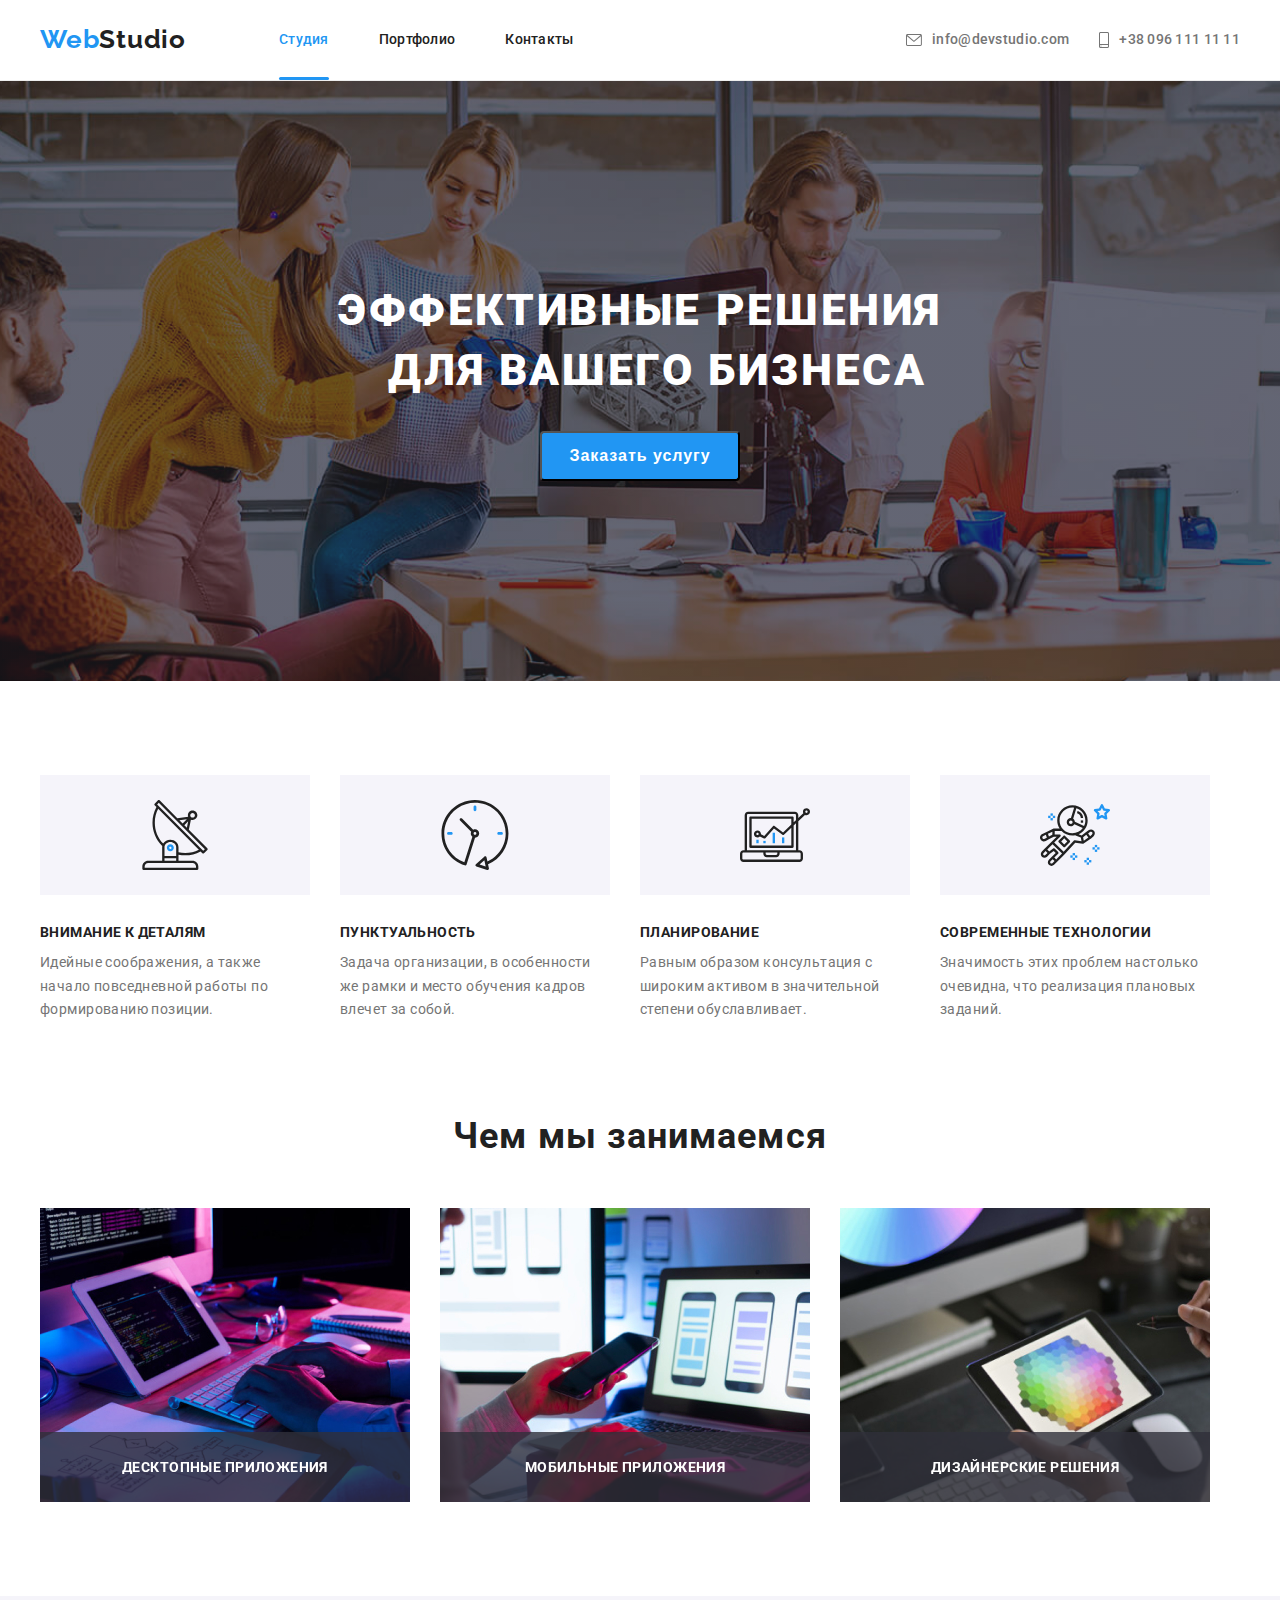
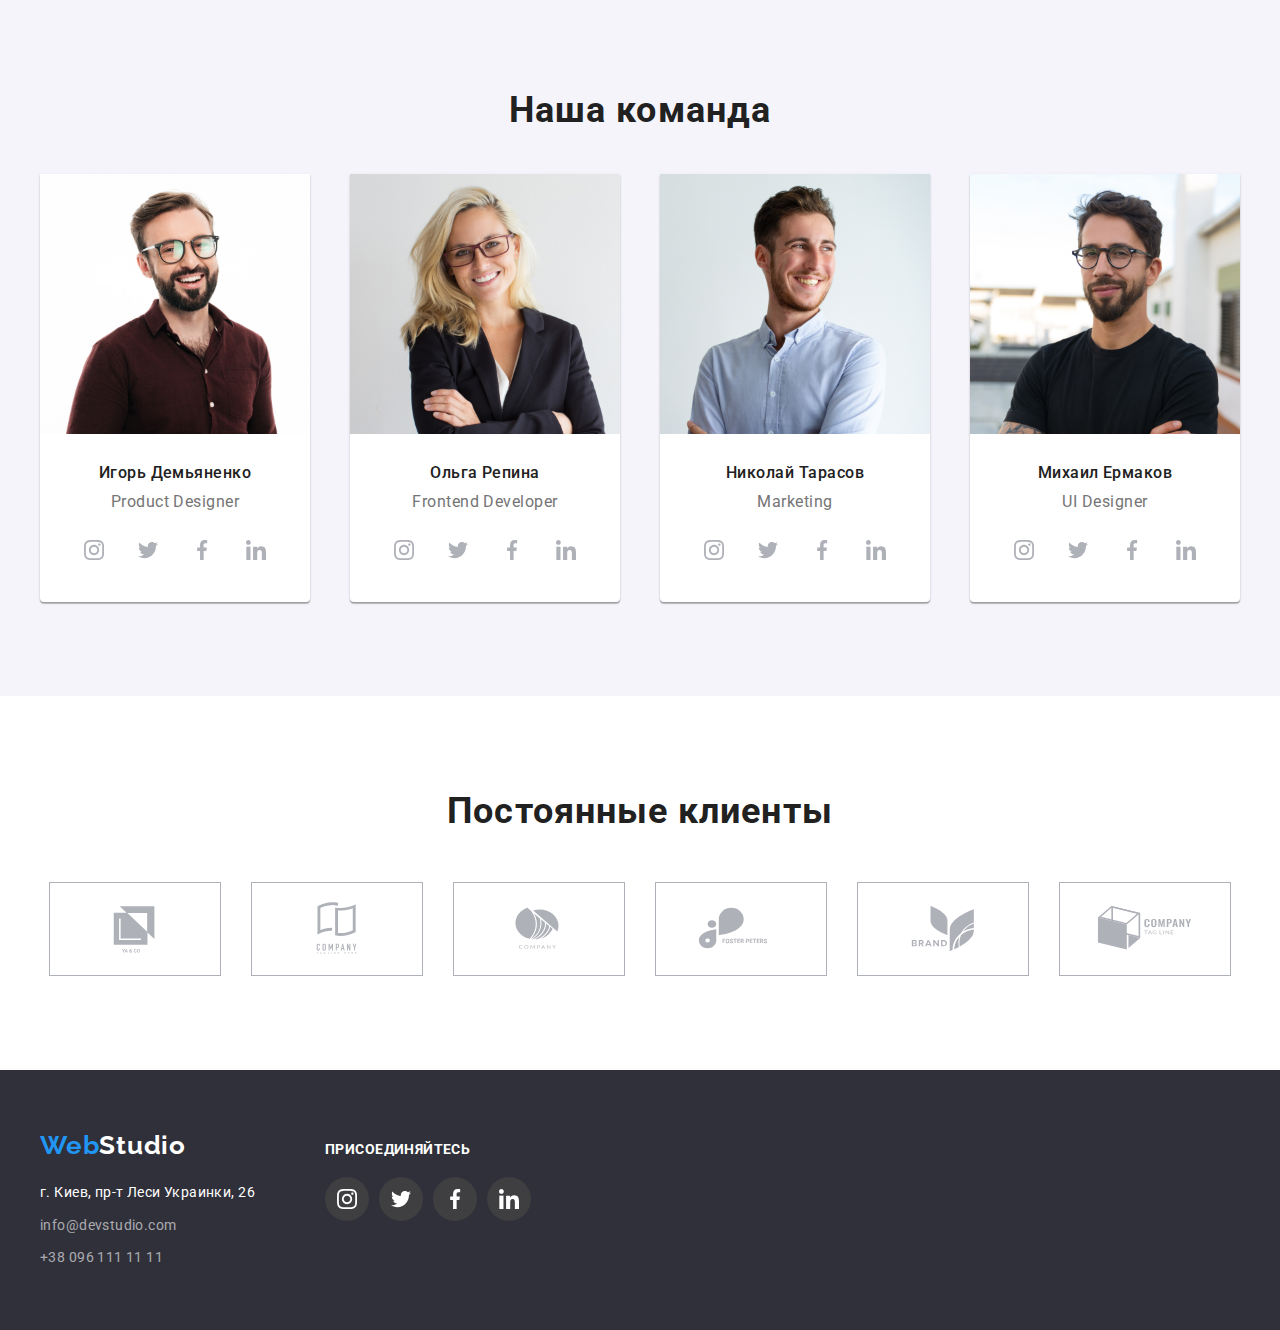
<file: index.html>
<!DOCTYPE html>
<html lang="ru">

<head>
    <meta charset="UTF-8">
    <meta http-equiv="X-UA-Compatible" content="IE=edge">
    <meta name="viewport" content="width=device-width, initial-scale=1.0">
    <link rel="preconnect" href="https://fonts.googleapis.com">
    <link rel="preconnect" href="https://fonts.gstatic.com" crossorigin>
    <link
        href="https://fonts.googleapis.com/css2?family=Raleway:wght@700&family=Roboto:wght@400;500;700;900&display=swap"
        rel="stylesheet">
    <title>WebStudio</title>
    
    <link rel="stylesheet" href="https://cdnjs.cloudflare.com/ajax/libs/modern-normalize/1.1.0/modern-normalize.min.css"
        integrity="sha512-wpPYUAdjBVSE4KJnH1VR1HeZfpl1ub8YT/NKx4PuQ5NmX2tKuGu6U/JRp5y+Y8XG2tV+wKQpNHVUX03MfMFn9Q=="
        crossorigin="anonymous" referrerpolicy="no-referrer" />
    <link rel="stylesheet" href="./css/style.css">
    
    
</head>

<body>
    <!-- header -->
    <header class="header">
        <div class="container">
            <nav class="header-nav">
                <a class="header-logo link" href="./index.html">Web<span class="studio-logo">Studio</span> </a>
                <ul class="header-nav-list list">
                    <li class="header-item"><a class="header-nav-item-1 link active" href="./index.html">Студия</a></li>
                    <li class="header-item"><a class="header-nav-item-2 link "
                            href="./portfolio.html">Портфолио</a>
                           
                        </li>
                    <li class="header-item"><a class="header-nav-item-3 link" href="">Контакты</a></li>
                </ul>
            </nav>
            <ul class="header-list-contacts list">
                <li class="header-mail-item" >
                    <div class="mail-tel ">
                        <a class="mail-icon-link  header-mail-link link effect-animation " href="mailto:info@devstudio.com" ><svg class="mail-icon " width="16" height="12">
                                <use href="./images/icons/3-symbol-defs.svg#icon-envelope-hover"></use>
                            </svg>
                        
                            info@devstudio.com
                        </a>
                    </div>
                    
                    
                </li>
                <li class="header-contact-item">
                    <div class="mail-tel">
                        <a class="mail-icon-link  header-mail-link link" href="tel:+380961111111"><svg class="mail-icon" width="10" height="16">
                                <use href="./images/icons/3-symbol-defs.svg#icon-smartphone"></use>
                            </svg>
                           +38 096 111 11 11
                        </a>
                    </div>
                </li>
            </ul>
        </div>
    
    </header>

    <main>
        <!-- section-1 -->
       
            <section class="section-1">
                <div class="section-1-content container">
                    
                        <h1 class="section-1-title">Эффективные решения <br><span class="section-1-title-span">для вашего бизнеса</span></h1>
                        <button class="section-1-button  " data-modal-open type="button">Заказать услугу</button>
                    
                </div>
               
                
            </section>

            <div class="backdrop is-hidden " data-modal>
                <div class="modal">
                    
                    <div class="section-1-icon ">
                       <button class="button-icon " data-modal-close type="button">
                        <svg class="section-1-close-icons" width="11" height="11">
                            <use href="./images/icons/5-symbol-defs.svg#icon-Vector"></use>
                        </svg>
                       </button>
                    </div>
                </div>
            </div>
        <!-- section-2 -->
       
            <section class="section-2">
                <div class="container">
                    <ul class="section-2-list list">
                        <li class="section-2-item-1">
                                <div class="section-2-icon-container">
                                    <svg class="section-2-icon" width="70" height="70">
                                        <use href="./images/icons/4-symbol-defs.svg#icon-antenna-1"></use>
                                    </svg>
                                    
                                </div>
                            <h3 class="section-2-title-1">Внимание к деталям</h3>
                            <p class="section-2-description-1">Идейные соображения, а также начало повседневной работы по формированию позиции.</p>
                        </li>
                        <li class="section-2-item-2">
                            <div class="section-2-icon-container">
                                <svg class="section-2-icon" width="70" height="70">
                                        <use href="./images/icons/4-symbol-defs.svg#icon-clock-1"></use>
                                    </svg>
                                
                            </div>
                            <h3 class="section-2-title-2">Пунктуальность</h3>
                            <p class="section-2-description-2">Задача организации, в особенности же рамки и место обучения кадров влечет за собой.</p>
                        </li>
                        <li class="section-2-item-3" >
                            <div class="section-2-icon-container">
                                <svg class="section-2-icon" width="70" height="70">
                                        <use href="./images/icons/4-symbol-defs.svg#icon-diagram-1"></use>
                                    </svg>
                                
                            </div>
                            <h3 class="section-2-title-3">Планирование</h3>
                            <p class="section-2-description-3">Равным образом консультация с широким активом в значительной степени обуславливает.</p>
                        </li>
                        <li class="section-2-item-4">
                            <div class="section-2-icon-container">
                                <svg class="section-2-icon" width="70" height="70">
                                        <use href="./images/icons/4-symbol-defs.svg#icon-astronaut-1"></use>
                                    </svg>
                                
                            </div>
                            <h3 class="section-2-title-4">Современные технологии</h3>
                            <p class="section-2-description-4">Значимость этих проблем настолько очевидна, что реализация плановых заданий.</p>
                        </li>
                    </ul>
                </div>
            </section>
       

        <!-- section-3 -->
      
            <section class="section-3">
                <div class="container">
                <h2 class="section-3-title">Чем мы занимаемся</h2>
                <ul class="section-3-list list">
                    <li class="section-3-item-img1" >
                        <img src="./images/img-sek3-1.jpg"
                        width="370"
                        height="294"
                        alt="сотрудник работает за планшетом">
                        <p class="section-3-text">Десктопные приложения</p>
                    </li>
                    <li class="section-3-item-img2"><img src="./images/img-sek3-2.jpg" 
                        width="370" 
                        height="294" 
                        alt="сотрудник разрабатывает дизайн">
                        <p class="section-3-text" >Мобильные приложения</p>
                    </li>
                    <li class="section-3-item-img3"><img src="./images/img-sek3-3.jpg" 
                        width="370" 
                        height="294"
                        alt="сотрудник рассматривает палитру цветов">
                        <p class="section-3-text">Дизайнерские решения</p>
                    </li>
                </ul>
                </div>
            </section>

        <!-- section-4 -->
       
            <section class="section-4">
                <div class="container">
                    <h2 class="section-4-title">Наша команда</h2>
                    <ul class="section-4-list list">
                        <li class="section-4-employee-1">
                            <img class="section-4-img1" src="./images/img-sek4-1.jpg" 
                            width="270" 
                            height="260" 
                            alt="фото сотрудника">
                            <div class="employee-description-1">
                                <h3 class="section-4-img1-name" >Игорь Демьяненко</h3>
                                <p class="section-4-img1-profession">Product Designer</p>
                                <ul class="employee-soc-list list">
                                    <li class="employee-soc-item">
                                        <a class="employee-soc-link link" href="">
                                            <svg class="employee-soc-icons" width="20" height="20">
                                                <use href="./images/icons/symbol-defs.svg#icon-instagram-2"></use>
                                            </svg>
                                        </a>
                                    </li>
                                    <li class="employee-soc-item">
                                        <a class="employee-soc-link link" href="">
                                            <svg class="employee-soc-icons" width="20" height="20">
                                                <use href="./images/icons/symbol-defs.svg#icon-twitter-1"></use>
                                            </svg>
                                        </a>
                                    </li>
                                    <li class="employee-soc-item">
                                        <a class="employee-soc-link link" href="">
                                            <svg class="employee-soc-icons" width="20" height="20">
                                                <use href="./images/icons/symbol-defs.svg#icon-facebook-1"></use>
                                            </svg>
                                        </a>
                                        
                                    </li>
                                    <li class="employee-soc-item">
                                        <a class="employee-soc-link link" href="">
                                            <svg class="employee-soc-icons" width="20" height="20">
                                                <use href="./images/icons/symbol-defs.svg#icon-linkedin-1"></use>
                                            </svg>
                                        </a>
                                    </li>
                                </ul>
                            </div>
                        </li>
                        <li class="section-4-employee-2">
                            <img class="section-4-img2"  src="./images/img-sek4-2.jpg" 
                            width="270" 
                            height="260" 
                            alt="фото сотрудника">
                             <div class="employee-description-2">
                                <h3 class="section-4-img2-name">Ольга Репина</h3>
                                <p class="section-4-img2-profession">Frontend Developer</p>
                                <ul class="employee-soc-list list">
                                    <li class="employee-soc-item">
                                        <a class="employee-soc-link link" href="">
                                            <svg class="employee-soc-icons" width="20" height="20">
                                                <use href="./images/icons/symbol-defs.svg#icon-instagram-2"></use>
                                            </svg>
                                        </a>
                                    </li>
                                    <li class="employee-soc-item">
                                        <a class="employee-soc-link link" href="">
                                            <svg class="employee-soc-icons" width="20" height="20">
                                                <use href="./images/icons/symbol-defs.svg#icon-twitter-1"></use>
                                            </svg>
                                        </a>
                                        
                                    </li>
                                    <li class="employee-soc-item">
                                        <a class="employee-soc-link link" href="">
                                            <svg class="employee-soc-icons" width="20" height="20">
                                                <use href="./images/icons/symbol-defs.svg#icon-facebook-1"></use>
                                            </svg>
                                        </a>
                                    </li>
                                    <li class="employee-soc-item">
                                        <a class="employee-soc-link link" href="">
                                            <svg class="employee-soc-icons" width="20" height="20">
                                                <use href="./images/icons/symbol-defs.svg#icon-linkedin-1"></use>
                                            </svg>
                                        </a>
                                    </li>
                                </ul>
                             </div>
                        </li>
                        <li class="section-4-employee-3">
                            <img class="section-4-img3"  src="./images/img-sek4-3.jpg" 
                            width="270" 
                            height="260" 
                            alt="фото сотрудника">
                            <div class="employee-description-3">
                                <h3 class="section-4-img3-name">Николай Тарасов</h3>
                                <p class="section-4-img3-profession">Marketing</p>
                                <ul class="employee-soc-list list">
                                    <li class="employee-soc-item">
                                        <a class="employee-soc-link link" href="">
                                            <svg class="employee-soc-icons" width="20" height="20">
                                                <use href="./images/icons/symbol-defs.svg#icon-instagram-2"></use>
                                            </svg>
                                        </a>
                                    </li>
                                    <li class="employee-soc-item">
                                        <a class="employee-soc-link link" href="">
                                            <svg class="employee-soc-icons" width="20" height="20">
                                                <use href="./images/icons/symbol-defs.svg#icon-twitter-1"></use>
                                            </svg>
                                        </a>
                                        
                                    </li>
                                    <li class="employee-soc-item">
                                        <a class="employee-soc-link link" href="">
                                            <svg class="employee-soc-icons" width="20" height="20">
                                                <use href="./images/icons/symbol-defs.svg#icon-facebook-1"></use>
                                            </svg>
                                        </a>
                                    </li>
                                    <li class="employee-soc-item">
                                        <a class="employee-soc-link link" href="">
                                            <svg class="employee-soc-icons" width="20" height="20">
                                                <use href="./images/icons/symbol-defs.svg#icon-linkedin-1"></use>
                                            </svg>
                                        </a>
                                    </li>
                                </ul>
                            </div>
                        </li>
                        <li class="section-4-employee-4">
                            <img class="section-4-img4"  src="./images/img-sek4-4.jpg" 
                            width="270" 
                            height="260" 
                            alt="фото сотрудника">
                            <div class="employee-description-4">
                                <h3 class="section-4-img4-name">Михаил Ермаков</h3>
                                <p class="section-4-img4-profession">UI Designer</p>
                                <ul class="employee-soc-list list">
                                    <li class="employee-soc-item">
                                        <a class="employee-soc-link link" href="">
                                            <svg class="employee-soc-icons" width="20" height="20">
                                                <use href="./images/icons/symbol-defs.svg#icon-instagram-2"></use>
                                            </svg>
                                        </a>
                                    </li>
                                    <li class="employee-soc-item">
                                        <a class="employee-soc-link link" href="">
                                            <svg class="employee-soc-icons" width="20" height="20">
                                                <use href="./images/icons/symbol-defs.svg#icon-twitter-1"></use>
                                            </svg>
                                        </a>
                                        
                                    </li>
                                    <li class="employee-soc-item">
                                        <a class="employee-soc-link link" href="">
                                            <svg class="employee-soc-icons" width="20" height="20">
                                                <use href="./images/icons/symbol-defs.svg#icon-facebook-1"></use>
                                            </svg>
                                        </a>
                                    </li>
                                    <li class="employee-soc-item">
                                        <a class="employee-soc-link link" href="">
                                            <svg class="employee-soc-icons" width="20" height="20">
                                                <use href="./images/icons/symbol-defs.svg#icon-linkedin-1"></use>
                                            </svg>
                                        </a>
                                    </li>
                                </ul>
                            </div>
                        </li>
                    </ul>
                </div>
            </section>
            <!-- section-5 -->
          <section class="section-5">
              <div class="container">
                  <h2 class="section-5-title">Постоянные клиенты</h2>
                  <ul class="client-icon-list list">
                     <li class="client-icon-item link box-1">
                         <a class="client-icon-link link" href="">
                             <svg class="client-icon" width="106" height="60">
                            <use href="./images/icons/2-symbol-defs.svg#icon-Logo-1"></use>
                         </svg>
                        </a>
                     </li>
                    <li class="client-icon-item box-1">
                        <a class="client-icon-link link" href="">
                            <svg class="client-icon" width="106" height="60">
                                <use href="./images/icons/2-symbol-defs.svg#icon-Logo-2"></use>
                            </svg>
                        </a>
                    </li>
                    <li class="client-icon-item box-1">
                        <a class="client-icon-link link" href="">
                            <svg class="client-icon" width="106" height="60">
                                <use href="./images/icons/2-symbol-defs.svg#icon-Logo-3"></use>
                            </svg>
                        </a>
                    </li>
                    <li class="client-icon-item box-1">
                        <a class="client-icon-link link" href="">
                            <svg class="client-icon" width="106" height="60">
                                <use href="./images/icons/2-symbol-defs.svg#icon-Logo-4"></use>
                            </svg>
                        </a>
                    </li>
                    <li class="client-icon-item box-1">
                        <a class="client-icon-link link" href="">
                            <svg class="client-icon" width="106" height="60">
                                <use href="./images/icons/2-symbol-defs.svg#icon-Logo-5"></use>
                            </svg>
                        </a>
                    </li>
                    <li class="client-icon-item box-1">
                        <a class="client-icon-link link" href="">
                            <svg class="client-icon" width="106" height="60">
                                <use href="./images/icons/2-symbol-defs.svg#icon-Logo-6"></use>
                            </svg>
                        </a>
                    </li>
                  </ul>

              </div>
          </section>
       
    </main>
    <!-- footer -->
    <footer class="footer">
        <div  class="footer-container container">
            <div class="footer-contacts-container">
                <a class="footer-logo link" href="./index.html">Web<span class="footer-studio-logo">Studio</span></a>
                <address class="footer-address">
                    <ul class="footer-address-list list ">
                        <li class="footer-item-adress"><a class="footer-adress-item link" href="https://goo.gl/maps/XvD9XZvy2aRC84E2A" target="_blank"
                                rel="noopener noreferrer">г. Киев, пр-т Леси Украинки, 26</a></li>
                        <li class="footer-item-mail"><a  class="footer-mail-item link"  href="mailto:info@devstudio.com">info@devstudio.com</a></li>
                        <li class="footer-item-tel"><a class="footer-tel-item link" href="tel:+380961111111">+38 096 111 11 11</a></li>
                    </ul>
                </address>
            </div>
            <div class="footer-icon-container">
                <h3 class="footer-title-icon">присоединяйтесь</h3>
                <ul class="footer-icon-list list">
                    <li class="footer-icon-item">
                        <a href="" class="footer-icon-link link">
                            <svg class="footer-icon" width="20" height="20">
                                <use href="./images/icons/symbol-defs.svg#icon-instagram-2"></use>
                            </svg>
                        </a>
                    </li>
                    <li class="footer-icon-item">
                        <a href="" class="footer-icon-link link">
                            <svg class="footer-icon" width="20" height="20">
                                <use href="./images/icons/symbol-defs.svg#icon-twitter-1"></use>
                            </svg>
                        </a>
                    </li>
                    <li class="footer-icon-item">
                        <a href="" class="footer-icon-link link">
                            <svg class="footer-icon" width="20" height="20">
                                <use href="./images/icons/symbol-defs.svg#icon-facebook-1"></use>
                            </svg>
                        </a>
                    </li>
                    <li class="footer-icon-item">
                        <a href="" class="footer-icon-link link">
                            <svg class="footer-icon" width="20" height="20">
                                <use href="./images/icons/symbol-defs.svg#icon-linkedin-1"></use>
                            </svg>
                        </a>
                    </li>
                </ul>
            </div>
        </div>
    </footer>
    <script src="./js/modal.js"></script>
</body>

</html>
</file>
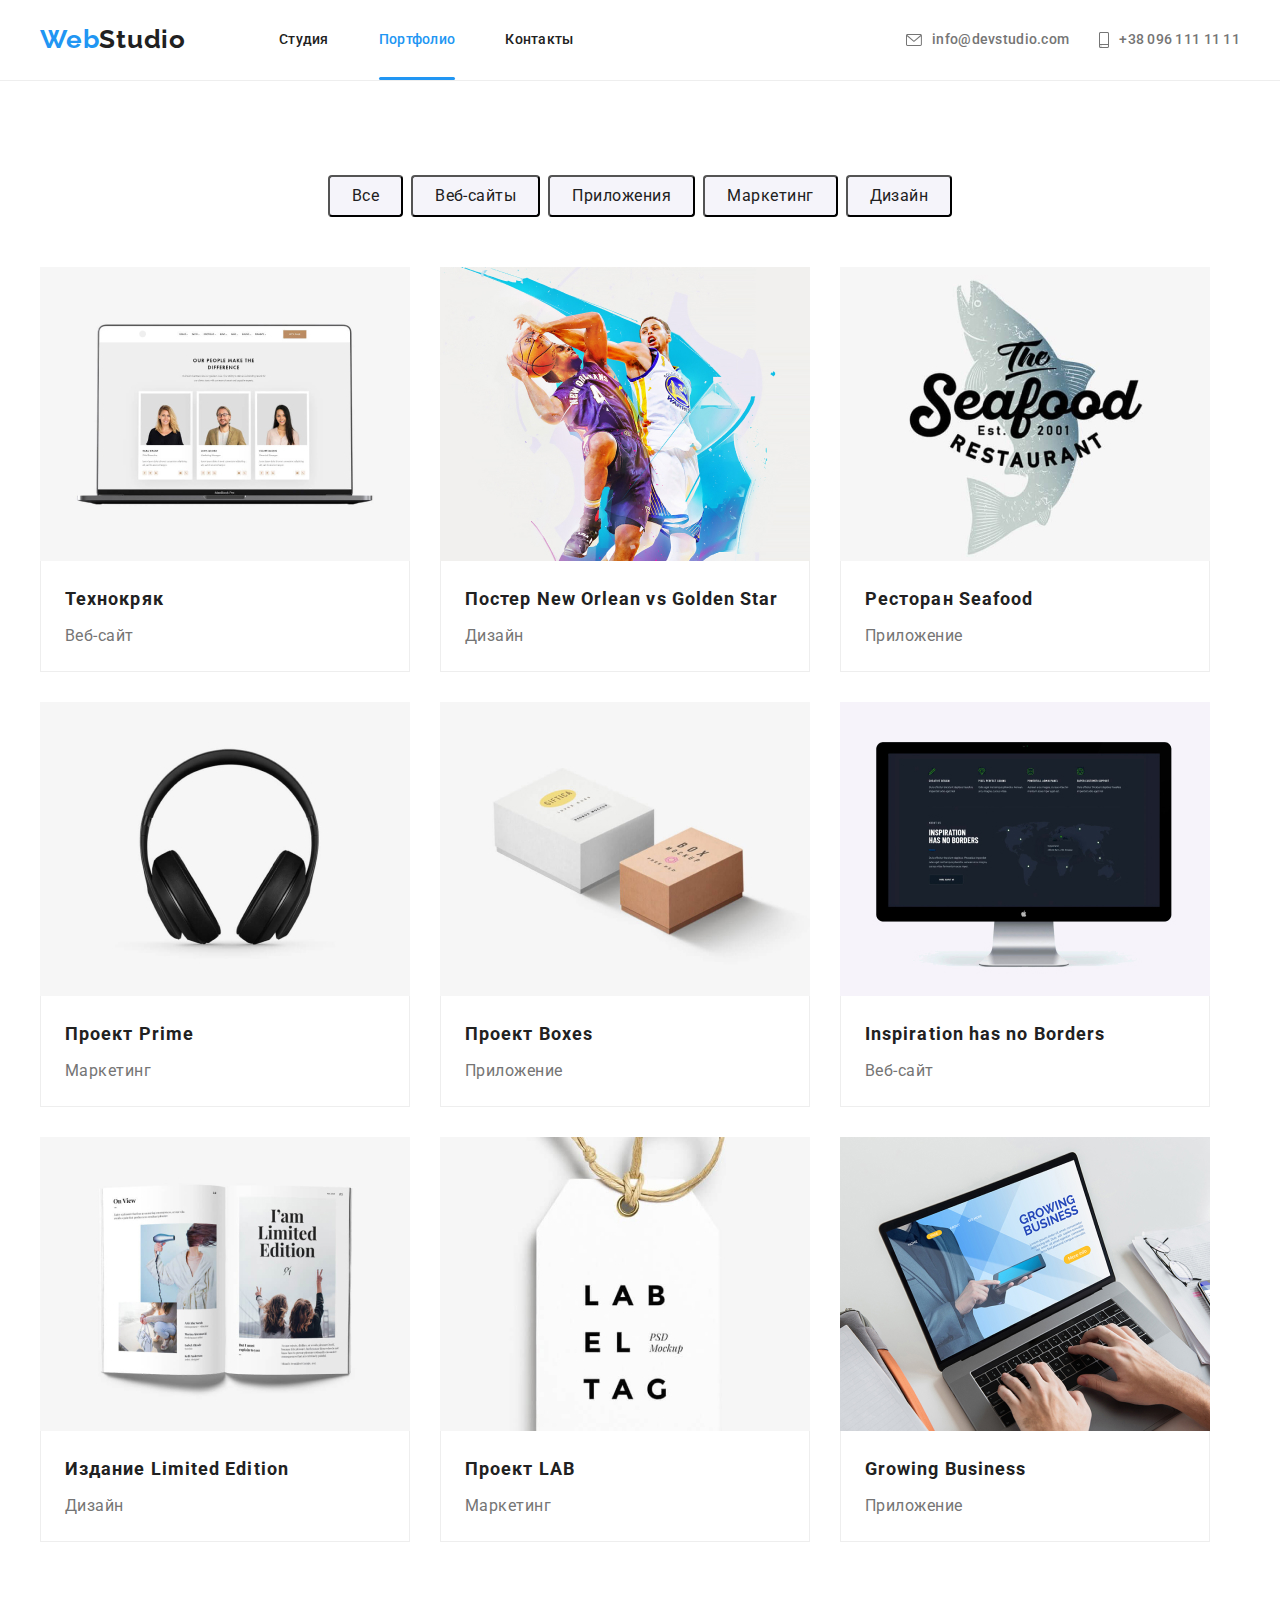
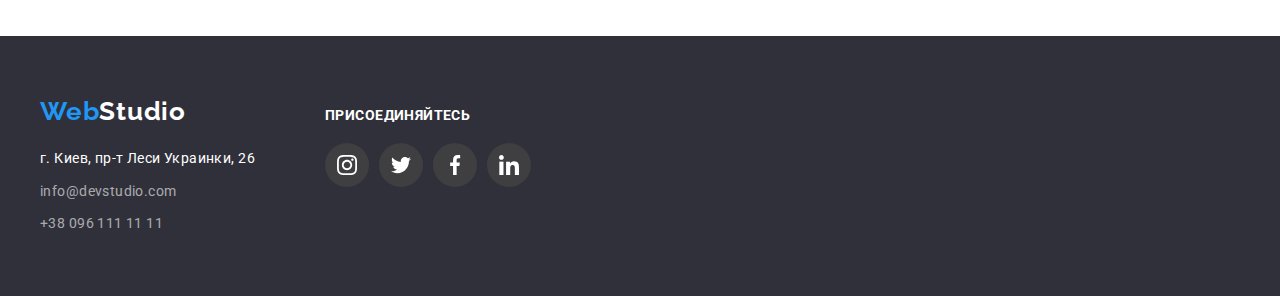
<file: portfolio.html>
<!DOCTYPE html>
<html lang="ru">
<head>
    <meta charset="UTF-8">
    <meta http-equiv="X-UA-Compatible" content="IE=edge">
    <meta name="viewport" content="width=device-width, initial-scale=1.0">
<link rel="preconnect" href="https://fonts.googleapis.com">
<link rel="preconnect" href="https://fonts.gstatic.com" crossorigin>
<link href="https://fonts.googleapis.com/css2?family=Raleway:wght@700&family=Roboto:wght@400;500;700;900&display=swap"
    rel="stylesheet">

    <title>portfolio</title>
    <link rel="stylesheet" href="https://cdnjs.cloudflare.com/ajax/libs/modern-normalize/1.1.0/modern-normalize.min.css"
        integrity="sha512-wpPYUAdjBVSE4KJnH1VR1HeZfpl1ub8YT/NKx4PuQ5NmX2tKuGu6U/JRp5y+Y8XG2tV+wKQpNHVUX03MfMFn9Q=="
        crossorigin="anonymous" referrerpolicy="no-referrer" />
    <link rel="stylesheet" href="./css/style.css">
</head>
<body>
<!-- header -->
<!-- header -->
        <header class="header">
            <div class="container">
                <nav class="header-nav">
                    <a class="header-logo link" href="./index.html">Web<span class="studio-logo">Studio</span> </a>
                    <ul class="header-nav-list list">
                        <li class="header-item"><a class="header-nav-item-1 link " href="./index.html">Студия</a></li>
                        <li class="header-item"><a class="header-nav-item-2 link active" href="./portfolio.html">Портфолио</a>

                        </li>
                        <li class="header-item"><a class="header-nav-item-3 link" href="">Контакты</a></li>
                    </ul>
                </nav>
                <ul class="header-list-contacts list">
                    <li class="header-mail-item">
                        <div class="mail-tel">
                            <a class="mail-icon-link  header-mail-link link" href="mailto:info@devstudio.com"><svg
                                    class="mail-icon " width="16" height="12">
                                    <use href="./images/icons/3-symbol-defs.svg#icon-envelope-hover"></use>
                                </svg>

                                info@devstudio.com
                            </a>
                        </div>


                    </li>
                    <li class="header-contact-item">
                        <div class="mail-tel">
                            <a class="mail-icon-link  header-mail-link link" href="tel:+380961111111"><svg class="mail-icon"
                                    width="10" height="16">
                                    <use href="./images/icons/3-symbol-defs.svg#icon-smartphone"></use>
                                </svg>
                                +38 096 111 11 11
                            </a>
                        </div>
                    </li>
                </ul>
            </div>

        </header>
    <!-- main -->
    <main>
        <!-- section-->
        <section class="portfolio-section">
                <div class="container">
                    <ul  class="first-portfolio-list list">
                        <li class="fierst-portfolio-item "><button class="portfolio-button effect-btn-shadow " type="button">Все</button></li>
                        <li class="fierst-portfolio-item "><button class="portfolio-button effect-btn-shadow " type="button">Веб-сайты</button></li>
                        <li class="fierst-portfolio-item "><button class="portfolio-button effect-btn-shadow " type="button">Приложения</button></li>
                        <li class="fierst-portfolio-item "><button class="portfolio-button effect-btn-shadow " type="button">Маркетинг</button></li>
                        <li class="fierst-portfolio-item "><button class="portfolio-button effect-btn-shadow " type="button">Дизайн</button></li>
                    </ul>
            
                
                    <ul class="second-portfolio-list list"> 

                        <li  class="second-portfolio-item-1"> 
                           
                                
                                    <a class="link effect-shadow" href="">
                                        <div class="second-portfolio-position">
                                            <img class="second-portfolio-list-img1" src="./images-portfolio/img1.jpg"
                                                width="370" alt="открытый ноутбук">
                                            <div class="second-overlay">
                                                <p class="second-portfolio-text">Технокряк это современная площадка распространения коронавируса. Компании используют эту платформу для цифрового
                                                    шпионажа и атак на защищённые сервера конкурентов.</p>
                                            </div>
                                        </div>   
                            
                                        <div class="portfolio-item-description box">
                                            <h3 class="second-portfolio-item-name1">Технокряк</h3>
                                            <p class="second-portfolio-item-img1-description">Веб-сайт</p>
                                        </div>
                                    </a>
                           
                        </li>
                        <li class="second-portfolio-item-2">
                            <a class="link effect-shadow" href="">
                                <div class="second-portfolio-position">
                                    <img class="second-portfolio-list-img2" src="./images-portfolio/img2.jpg" width="370" alt="игроки играют в баскетбол">
                                    <div class="second-overlay">
                                        <p class="second-portfolio-text">Технокряк это современная площадка распространения коронавируса. Компании
                                            используют эту платформу для цифрового
                                            шпионажа и атак на защищённые сервера конкурентов.</p>
                                    </div>
                                </div>
                            
                                <div class="portfolio-item-description box">
                                    <h3 class="second-portfolio-item-name2 ">Постер New Orlean vs Golden Star</h3>
                                    <p class="second-portfolio-item-img2-description">Дизайн</p>
                                </div>
                            </a>
                          
                        </li>
                        <li class="second-portfolio-item-3">
                            <a class="link effect-shadow" href="">
                                <div class="second-portfolio-position">
                                    <img class="second-portfolio-list-img3" src="./images-portfolio/img3.jpg" width="370" alt="логотип ресторана">
                                    <div class="second-overlay">
                                        <p class="second-portfolio-text">Технокряк это современная площадка распространения коронавируса. Компании
                                            используют эту платформу для цифрового
                                            шпионажа и атак на защищённые сервера конкурентов.</p>
                                    </div>
                                </div>
                            
                                <div class="portfolio-item-description box">
                                    <h3 class="second-portfolio-item-name3">Ресторан Seafood</h3>
                                    <p class="second-portfolio-item-img3-description">Приложение</p>
                                </div>
                            </a>
                           
                        </li>
                        <li class="second-portfolio-item-4"> 
                            <a class="link effect-shadow" href="">
                                <div class="second-portfolio-position">
                                <img class="second-portfolio-list-img4" src="./images-portfolio/img4.jpg" width="370" alt="наушники">
                                    <div class="second-overlay">
                                        <p class="second-portfolio-text">Технокряк это современная площадка распространения коронавируса. Компании
                                            используют эту платформу для цифрового
                                            шпионажа и атак на защищённые сервера конкурентов.</p>
                                    </div>
                                </div>
                            
                                <div class="portfolio-item-description box">
                                    <h3 class="second-portfolio-item-name4">Проект Prime</h3>
                                    <p class="second-portfolio-item-img4-description">Маркетинг</p>
                                </div>
                            </a>
                            
                        </li>
                        <li class="second-portfolio-item-5"> 
                            <a class="link effect-shadow" href="">
                                <div class="second-portfolio-position">
                                    <img class="second-portfolio-list-img5" src="./images-portfolio/img5.jpg" width="370" alt="приложение">
                                    <div class="second-overlay">
                                        <p class="second-portfolio-text">Технокряк это современная площадка распространения коронавируса. Компании
                                            используют эту платформу для цифрового
                                            шпионажа и атак на защищённые сервера конкурентов.</p>
                                    </div>
                                </div>
                            
                                <div class="portfolio-item-description box">
                                    <h3 class="second-portfolio-item-name5">Проект Boxes</h3>
                                    <p class="second-portfolio-item-img5-description">Приложение</p>
                                </div>
                            </a>
                           
                        </li>
                        <li class="second-portfolio-item-6"> 
                            <a class="link effect-shadow" href="">
                                <div class="second-portfolio-position">
                                    <img class="second-portfolio-list-img6" src="./images-portfolio/img6.jpg" width="370" alt="монитор">
                                    <div class="second-overlay">
                                        <p class="second-portfolio-text">Технокряк это современная площадка распространения коронавируса. Компании
                                            используют эту платформу для цифрового
                                            шпионажа и атак на защищённые сервера конкурентов.</p>
                                    </div>
                                </div>
                            
                                <div class="portfolio-item-description box">
                                    <h3 class="second-portfolio-item-name6">Inspiration has no Borders</h3>
                                    <p class="second-portfolio-item-img6-description">Веб-сайт</p>
                                </div>
                            </a>
                            
                        </li>
                        <li class="second-portfolio-item-7">
                            <a class="link effect-shadow" href="">
                                <div class="second-portfolio-position">
                                <img class="second-portfolio-list-img7" src="./images-portfolio/img7.jpg" width="370" alt="открытая книга">
                                    <div class="second-overlay">
                                        <p class="second-portfolio-text">Технокряк это современная площадка распространения коронавируса. Компании
                                            используют эту платформу для цифрового
                                            шпионажа и атак на защищённые сервера конкурентов.</p>
                                    </div>
                                </div>
                            
                                <div class="portfolio-item-description box">
                                    <h3 class="second-portfolio-item-name7">Издание Limited Edition</h3>
                                    <p class="second-portfolio-item-img7-description">Дизайн</p>
                                </div>
                            </a>
                           
                        </li>
                        <li class="second-portfolio-item-8"> 
                            <a class="link effect-shadow" href="">
                                <div class="second-portfolio-position">
                                <img class="second-portfolio-list-img8" src="./images-portfolio/img8.jpg" width="370" alt="ярлык">
                                    <div class="second-overlay">
                                        <p class="second-portfolio-text">Технокряк это современная площадка распространения коронавируса. Компании
                                            используют эту платформу для цифрового
                                            шпионажа и атак на защищённые сервера конкурентов.</p>
                                    </div>
                                </div>
                            
                                <div class="portfolio-item-description box">
                                    <h3 class="second-portfolio-item-name8">Проект LAB</h3>
                                    <p class="second-portfolio-item-img8-description">Маркетинг</p>
                                </div>
                            </a>
                           
                        </li>
                        <li class="second-portfolio-item-9 "> 
                            <a class="link effect-shadow" href="">
                                <div class="second-portfolio-position">
                                    <img class="second-portfolio-list-img9" src="./images-portfolio/img9.jpg" width="370" alt="работа за ноутбуком">
                                    <div class="second-overlay">
                                        <p class="second-portfolio-text">Технокряк это современная площадка распространения коронавируса. Компании
                                            используют эту платформу для цифрового
                                            шпионажа и атак на защищённые сервера конкурентов.</p>
                                    </div>
                                </div>
                            
                                <div class="portfolio-item-description box">
                                    <h3 class="second-portfolio-item-name9">Growing Business</h3>
                                    <p class="second-portfolio-item-img9-description">Приложение</p>
                                </div>
                            
                             </a>
                        </li>
                        
                    </ul>
                </div>
            </section>
            
        
    </main>


    <!-- footer -->
    <footer class="footer">
        <div class="footer-container container">
            <div class="footer-contacts-container">
                <a class="footer-logo link" href="./index.html">Web<span class="footer-studio-logo">Studio</span></a>
                <address class="footer-address">
                    <ul class="footer-address-list list link">
                        <li class="footer-item-adress"><a class="footer-adress-item link"
                                href="https://goo.gl/maps/XvD9XZvy2aRC84E2A" target="_blank" rel="noopener noreferrer">г.
                                Киев, пр-т Леси Украинки, 26</a></li>
                        <li class="footer-item-mail"><a class="footer-mail-item link"
                                href="mailto:info@devstudio.com">info@devstudio.com</a></li>
                        <li class="footer-item-tel"><a class="footer-tel-item link" href="tel:+380961111111">+38 096 111 11
                                11</a></li>
                    </ul>
                </address>
            </div>
            <div class="footer-icon-container">
                <h3 class="footer-title-icon">присоединяйтесь</h3>
                <ul class="footer-icon-list list">
                    <li class="footer-icon-item">
                        <a href="" class="footer-icon-link link">
                            <svg class="footer-icon" width="20" height="20">
                                <use href="./images/icons/symbol-defs.svg#icon-instagram-2"></use>
                            </svg>
                        </a>
                    </li>
                    <li class="footer-icon-item">
                        <a href="" class="footer-icon-link link">
                            <svg class="footer-icon" width="20" height="20">
                                <use href="./images/icons/symbol-defs.svg#icon-twitter-1"></use>
                            </svg>
                        </a>
                    </li>
                    <li class="footer-icon-item">
                        <a href="" class="footer-icon-link link">
                            <svg class="footer-icon" width="20" height="20">
                                <use href="./images/icons/symbol-defs.svg#icon-facebook-1"></use>
                            </svg>
                        </a>
                    </li>
                    <li class="footer-icon-item">
                        <a href="" class="footer-icon-link link">
                            <svg class="footer-icon" width="20" height="20">
                                <use href="./images/icons/symbol-defs.svg#icon-linkedin-1"></use>
                            </svg>
                        </a>
                    </li>
                </ul>
            </div>
        </div>
    </footer>
</body>
</html>
</file>
<file: css/style.css>
:root {
  --first-text-color: #212121;
  --second-text-color: #757575;
  --section1-title-color: #ffffff;
  --section3-title-color: #ffffff;
  --btn-color: #ffffff;
  --accent-color: #2196f3;
  --footer-color: #ffffff;
  --btn-color-porfolio:#F5F4FA;
}
p, h1, h2, h3, h4, h5, h6 {
  margin: 0;
}
ul, ol{
  margin: 0;
  padding-left: 0;
}
img{
  display: block;
  max-width: 100%;
  height: auto;
}
body {
  margin: 0;
  font-family: 'roboto',sans-serif;
}


.box{
  
  border-bottom: 1px solid #EEEEEE;
  border-left: 1px solid #EEEEEE ;
  border-right:1px solid #EEEEEE ;
}

.box-1{
  width: 170px;
  height: 92px;
  border: 1px solid #AFB1B8;
  transition-property: border;
  transition-duration: 250ms;
  transition-timing-function: cubic-bezier(0.4, 0, 0.2, 1);
}
.box-1:hover {
  border: 1px solid var(--accent-color);
}
.box-1:focus {
  border: 1px solid var(--accent-color);
}
.container {
  
  width: 1200px;
  padding-left: 15px;
  padding-right: 15px;
  margin: 0 auto;
  
}
.list {
  list-style: none;
}
.link { 
  text-decoration: none;
  
}
.link.active {
  color: var(--accent-color);
}
.link:hover {
  color: var(--accent-color);
}
.header-list-contats .link:focus {
  color: var(--accent-color);
}
.footer-address-list .link:focus {
  color: var(--accent-color);
}
/*header */
.header{
  border-bottom: 1px solid #EEEEEE ;
  }
.header .container{
  display: flex;
  justify-content: space-between;
}
.header-nav{
  display: flex;
}
.header-nav-list{
  
  display: flex;
 
 }
.header-nav-item-1 {
  display: block;
  padding-top: 32px;
  padding-bottom: 32px;
  font-weight: 500;
  font-size: 14px;
  line-height: 1.14;
  letter-spacing: 0.02em;

  color: var(--first-text-color);
  transition-property: color;
  transition-duration: 250ms;
  transition-timing-function: cubic-bezier(0.4, 0, 0.2, 1);
}
.header-nav-item-2 {
  display: block;
  padding-top: 32px;
  padding-bottom: 32px;
  font-weight: 500;
  font-size: 14px;
  line-height: 1.14;
  letter-spacing: 0.02em;

  color: var(--first-text-color);
  transition-property: color;
  transition-duration: 250ms;
  transition-timing-function: cubic-bezier(0.4, 0, 0.2, 1);
}
.header-nav-item-3 {
  display: block;
  padding-top: 32px;
  padding-bottom: 32px;
  font-weight: 500;
  font-size: 14px;
  line-height: 1.14;
  letter-spacing: 0.02em;

  color: var(--first-text-color);
  transition-property: color;
  transition-duration: 250ms;
  transition-timing-function: cubic-bezier(0.4, 0, 0.2, 1);
}

.header-logo {
  font-family: "Raleway";
  font-weight: bold;
  font-size: 26px;
  line-height: 1.19;
  letter-spacing: 0.03em;
  color: var(--accent-color);
  margin-right: 93px;
  padding-top: 24px;
  padding-bottom: 25px;
}
.studio-logo {
  color: var(--first-text-color);
  font-weight: bold;
}
.header-list-contacts {
  font-weight: 500;
  font-size: 14px;
  line-height: 1.14;
  letter-spacing: 0.02em;

  color: var(--first-text-color);
  display: flex;
}
.header-item:not(:last-child){
  margin-right: 50px;
}
.header-item {
  position: relative;
 
}


.active::after {
  position: absolute;
  content: '';
  display: block;
  bottom: 0;
  right: 0;
  width: 100%;
  height: 3px;
  border-radius: 2px;
  background-color: var(--accent-color);
}
.header-mail-item{
  display: flex;
  align-items: center;
  margin-right: 30px;
}
.header-mail-link {
  display: flex;
  align-items: center;
  padding-top: 32px;
  padding-bottom: 32px;
  font-family:'roboto',sans-serif;
  font-style: normal;
  font-size: 14px;
  line-height: 1.14;
  letter-spacing: 0.02em;
  color: var(--second-text-color);
  transition-property: color;
  transition-duration: 250ms;
  transition-timing-function: cubic-bezier(0.4, 0, 0.2, 1);
  
}
.mail-icon {
  fill: var(--second-text-color);
 
  margin-right: 10px;
  transition-property: fill;
  transition-duration: 250ms;
  transition-timing-function: cubic-bezier(0.4, 0, 0.2, 1);
}

.header-tel-link {
  display: block;
  padding-top: 32px;
  padding-bottom: 32px;
  font-family: 'roboto',sans-serif;
  font-style: normal;
  font-size: 14px;
  line-height: 1.14;
  letter-spacing: 0.02em;
  color: var(--second-text-color);
}
.mail-tel{

}

.mail-tel:hover{
  color: var(--accent-color);
}
.mail-tel:hover .mail-icon{
  fill: var(--accent-color);
}
.mail-tel:focus{
  color: var(--accent-color);
}
.mail-tel:focus .mail-icon {
  fill: var(--accent-color);
}

/* main */
/* section 1 */
.section-1 {
  display: flex;
 justify-content: center;
  max-width: 1600px;
  background-color: #C4C4C4;
  background-image: linear-gradient(rgba(47, 48, 58, 0.4), rgba(47, 48, 58, 0.4)),
  url(../images/img-fon.png);
  background-repeat: no-repeat;
  background-position: center;
  background-size: cover;
  margin-right: auto;
  margin-left: auto;
  padding-top: 200px;
  padding-bottom: 200px;
  }

.section-1-title {
  font-weight: 900;
  font-size: 44px;
  line-height: 1.36;
  letter-spacing: 0.06em;
  color: var(--section1-title-color);
  text-transform: uppercase;
  margin-bottom: 30px;
  text-align: center;
}
.section-1-title-span{
 padding-left: 35px;
}
.section-1-button {
  background-color: var(--accent-color);
  border-radius: 4px;
  font-weight: bold;
  font-size: 16px;
  line-height: 1.87;
  letter-spacing: 0.06em;
  cursor: pointer;
  min-width: 200px;
  height: 50px;
  color: var(--btn-color);
 display: block;
 margin: 0 auto;
transition-property: background-color;
transition-duration: 250ms;
transition-timing-function: cubic-bezier(0.4, 0, 0.2, 1);
transform: translate(5000ms);
}
.section-1-button:hover {
  background-color: #155c95;
}
.section-1-button:focus{
background-color: #155c95;
}
.backdrop{
  position: fixed;
  top: 0;
  left: 0;
  width: 100%;
  height: 100%;
  background-color:rgba(0, 0, 0, 0.1) ;
  opacity: 1;
  transition: opacity 250ms cubic-bezier(0.4, 0, 0.2, 1);
}
.backdrop.is-hidden{
  opacity: 0;
  pointer-events: none;
  
}

.button-icon{
 
  width: 30px;
  height: 30px;
  border-radius: 50%;
  border: 1px solid #EEEEEE;
  background-color: #fff;
  margin-right: 8px;
  margin-top: 8px;
  display: flex;
  justify-content: center;
  align-items: center;
}


.modal{
  position: absolute;
  top: 50%;
  left: 50%;
  transform:translate(-50%, -50%);
  min-width: 528px;
  min-height: 581px;

  background-color: #fff;
  display: flex;
  justify-content: flex-end;
 }
/* section 2 */
.section-2{
  padding-top: 94px;
  
}
.section-2-list {
  display: flex;
  }
.section-2-item-1 {
  margin-left: 0;
  margin-right: 30px;
  width: 270px;
}
.section-2-item-2{
  margin-right: 30px;
  width: 270px;
}
.section-2-item-3{
  margin-right: 30px;
  width: 270px;
}
.section-2-item-4{
  margin-right: 0;
  width: 270px;
}
.section-2-title-1 {
  font-weight: bold;
  font-size: 14px;
  line-height: 1.14;
  letter-spacing: 0.03em;
  color: var(--first-text-color);
  text-transform: uppercase;
  margin-bottom: 10px;
}
.section-2-description-1 {
  font-weight: normal;
  font-size: 14px;
  line-height: 1.71;
  letter-spacing: 0.03em;
  color: var(--second-text-color);
  
}
.section-2-title-2 {
  font-weight: bold;
  font-size: 14px;
  line-height: 1.14;
  letter-spacing: 0.03em;
  color: var(--first-text-color);
  text-transform: uppercase;
  margin-bottom: 10px;
}
.section-2-description-2 {
  font-weight: normal;
  font-size: 14px;
  line-height: 1.71;
  letter-spacing: 0.03em;
  color: var(--second-text-color);
}
.section-2-title-3 {
  font-weight: bold;
  font-size: 14px;
  line-height: 1.14;
  letter-spacing: 0.03em;
  color: var(--first-text-color);
  text-transform: uppercase;
  margin-bottom: 10px;
 }
.section-2-description-3 {
  font-weight: normal;
  font-size: 14px;
  line-height: 1.71;
  letter-spacing: 0.03em;
  color: var(--second-text-color);
  
}
.section-2-title-4 {
  font-weight: bold;
  font-size: 14px;
  line-height: 1.14;
  letter-spacing: 0.03em;
  color: var(--first-text-color);
  text-transform: uppercase;
  margin-bottom: 10px;
}
.section-2-description-4 {
  font-weight: normal;
  font-size: 14px;
  line-height: 1.71;
  letter-spacing: 0.03em;
  color: var(--second-text-color);
 }
 .section-2-icon-container{
   display: flex;
   align-items: center;
   justify-content: center;
   width: 270px;
   height: 120px;
   background-color:#F5F4FA ;
   margin-bottom: 30px;
 }
/* section 3 */
.section-3{
  padding-top: 94px;
  padding-bottom: 94px;
  
}

.section-3-title {
  font-weight: bold;
  font-size: 36px;
  line-height: 1.16;
  letter-spacing: 0.03em;
  color: var(--first-text-color);
  margin-bottom: 50px;
  text-align: center;
 
}
.section-3-list{
  display: flex;
 
}
.section-3-item-img1{
  position: relative;
  margin-right:30px;
  margin-left: 0px;
}
.section-3-item-img2{
  position: relative;
  margin-right: 30px;
}
.section-3-item-img3{
  position: relative;
  margin-right: 0;
}
.section-3-text{
  display: flex;
  align-items: center;
  justify-content: center;
  position: absolute;
  font-style: normal;
  font-weight: 700;
  font-size: 14px;
  line-height: 16px;
  text-align: center;
  letter-spacing: 0.03em;
  text-transform: uppercase;
  width: 100%;
  height: 70px;
  background-color: rgba(47, 48, 58, 0.8);
  bottom: 0;
  right: 0;
 
  text-align: center;
  color: #FFFFFF;
}
/* section 4 */
.section-4 {
  background-color: #f5f4fa;
  padding-top: 94px;
  padding-bottom: 94px;
  
}

.section-4-title {
  font-weight: bold;
  font-size: 36px;
  line-height: 1.16;
  letter-spacing: 0.03em;
  color: var(--first-text-color);
  margin-bottom: 42px;
  text-align: center;
 }

.section-4-list{
  display: flex;
  justify-content: space-between;
}

.section-4-employee-1{
  background-color: #ffffff;
  margin-left: 0;
  margin-right: 30px;
  box-shadow: 0px 1px 3px rgba(0, 0, 0, 0.12),
  0px 1px 1px rgba(0, 0, 0, 0.14),
  0px 2px 1px rgba(0, 0, 0, 0.2);
  border-radius: 0px 0px 4px 4px;
  
}
.section-4-employee-2 {
  background-color: #ffffff;
  margin-right: 30px;
 margin-left: 0;
box-shadow: 0px 1px 3px rgba(0, 0, 0, 0.12),
0px 1px 1px rgba(0, 0, 0, 0.14),
0px 2px 1px rgba(0, 0, 0, 0.2);
border-radius: 0px 0px 4px 4px;
}
.section-4-employee-3 {
  background-color: #ffffff;
  margin-right: 30px;
  padding-left: 0;
  box-shadow: 0px 1px 3px rgba(0, 0, 0, 0.12),
  0px 1px 1px rgba(0, 0, 0, 0.14),
  0px 2px 1px rgba(0, 0, 0, 0.2);
  border-radius: 0px 0px 4px 4px;
}
.section-4-employee-4 {
  background-color: #ffffff;
  margin-right: 0px;
  margin-left: 0;
  box-shadow: 0px 1px 3px rgba(0, 0, 0, 0.12),
  0px 1px 1px rgba(0, 0, 0, 0.14),
  0px 2px 1px rgba(0, 0, 0, 0.2);
  border-radius: 0px 0px 4px 4px;
}
.section-4-img1-name {
  font-weight: 500;
  font-size: 16px;
  line-height: 1.18;
  letter-spacing: 0.03em;
  color: var(--first-text-color);
  text-align: center;
}
.section-4-img1-profession {
  font-weight: normal;
  font-size: 16px;
  line-height: 1.18;
  letter-spacing: 0.03em;
  color: var(--second-text-color);
  margin-top: 10px;
  text-align: center;
  margin-bottom: 16px;
}
.section-4-img2-name {
  font-weight: 500;
  font-size: 16px;
  line-height: 1.18;
  letter-spacing: 0.03em;
  color: var(--first-text-color);
  text-align: center;
}
.section-4-img2-profession {
  font-weight: normal;
  font-size: 16px;
  line-height: 1.18;
  letter-spacing: 0.03em;
  color: var(--second-text-color);
  margin-top: 10px;
  text-align: center;
  margin-bottom: 16px;
}
.section-4-img3-name {
  font-weight: 500;
  font-size: 16px;
  line-height: 1.18;
  letter-spacing: 0.03em;
  color: var(--first-text-color);
  text-align: center;
 }
.section-4-img3-profession {
  font-weight: normal;
  font-size: 16px;
  line-height: 1.18;
  letter-spacing: 0.03em;
  color: var(--second-text-color);
  margin-top: 10px;
  text-align: center;
  margin-bottom: 16px;
}

.section-4-img4-name {
  font-weight: 500;
  font-size: 16px;
  line-height: 1.18;
  letter-spacing: 0.03em;
  color: var(--first-text-color);
  text-align: center;
}
.section-4-img4-profession {
  font-weight: normal;
  font-size: 16px;
  line-height: 1.18;
  letter-spacing: 0.03em;
  color: var(--second-text-color);
  margin-top: 10px;
  text-align: center;
  margin-bottom: 16px;
  
}
.employee-description-1{
  padding-top: 30px;
  padding-bottom: 30px;
}
.employee-description-2 {
padding-top: 30px;
padding-bottom: 30px;
}
.employee-description-3 {
padding-top: 30px;
padding-bottom: 30px;
}
.employee-description-4 {
padding-top: 30px;
padding-bottom: 30px;
}
.employee-soc-list{
  display: flex;
  justify-content: center;
}
.employee-soc-item +.employee-soc-item{
  margin-left: 10px;
}
.employee-soc-link{
  width: 44px;
  height: 44px;
  border-radius: 50%;

  display: flex;
  align-items: center;
  justify-content: center;

  transition-property:background-color ;
  transition-duration: 250ms;
  transition-timing-function: cubic-bezier(0.4, 0, 0.2, 1);
}
.employee-soc-icons{
  fill:#AFB1B8 ;
  transition-property:fill;
  transition-duration: 250ms;
  transition-timing-function: cubic-bezier(0.4, 0, 0.2, 1);
}
.employee-soc-link:hover{
  background-color: var(--accent-color);
}
.employee-soc-link:hover .employee-soc-icons{
  fill: #ffffff;
}
.employee-soc-link:focus {
  background-color: var(--accent-color);
}

.employee-soc-link:focus .employee-soc-icons {
  fill: #ffffff;
}
/* section-5 */
.section-5{
  padding-top: 94px;
  padding-bottom: 94px;
}
.section-5-title{
  margin-bottom: 50px;
  font-weight: 700;
  font-size: 36px;
  line-height: 42px;
  text-align: center;
  letter-spacing: 0.03em;
  color: var(--first-text-color);
}
.client-icon-list {
  display: flex;
  justify-content: center;
}
.client-icon-item +.client-icon-item{
 margin-left: 30px;
}

.client-icon-link{
  width: 170px;
  height: 92px;
  display: flex;
  align-items: center;
  justify-content: center;

}

.client-icon{
  fill:#AFB1B8 ;
  transition-property: fill;
  transition-duration: 250ms;
  transition-timing-function: cubic-bezier(0.4, 0, 0.2, 1);
}
.client-icon-link:hover .client-icon{
  fill: var(--accent-color); 
}
.client-icon-link:focus .client-icon {
  fill: var(--accent-color);
}
/* footer */
.footer {
  background-color: #2f303a;
  padding-top: 60px;
  padding-bottom: 60px;
}
.footer-container{
  display: flex;
  align-items: baseline;
  
}

.footer-logo {
  font-family: "Raleway";
  font-weight: bold;
  font-size: 26px;
  line-height: 1.19;
  letter-spacing: 0.03em;
  color: var(--accent-color);
  margin-bottom: 20px;
}
.footer-studio-logo {
  color: #ffffff;
}
.footer-contacts-container{
  display: flex;
  flex-direction: column;

}
.footer-adress-item {
  font-family: Roboto;
  font-style: normal;
  font-weight: normal;
  font-size: 14px;
  line-height: 1.71;
  letter-spacing: 0.03em;
  color: var(--footer-color);
  display: block;
  
  
}
.footer-mail-item {
  font-family: Roboto;
  font-style: normal;
  font-weight: normal;
  font-size: 14px;
  line-height: 1.71;
  letter-spacing: 0.03em;
  color: rgba(255, 255, 255, 0.6);
  display: block;
  
}
.footer-tel-item {
  font-family: Roboto;
  font-style: normal;
  font-weight: normal;
  font-size: 14px;
  line-height: 1.71;
  letter-spacing: 0.03em;
  color: rgba(255, 255, 255, 0.6);
}
.footer-item-adress{
  margin-bottom: 9px;
}
.footer-item-mail {
  margin-bottom: 9px;
}
.footer-icon-container{
  margin-left: 70px;
  }
.footer-title-icon{
  font-style: normal;
  font-weight: 700;
  font-size: 14px;
  line-height: 16px;
  letter-spacing: 0.03em;
  text-transform: uppercase;
  margin-bottom: 20px;
  color: #FFFFFF;
  
}
.footer-icon-list{
  display: flex;
  
}
.footer-icon-item + .footer-icon-item{
  margin-left: 10px;
}
.footer-icon-item{
  width: 44px;
  height: 44px;
  border-radius: 50%;
  background-color:#3f3f41;

  transition-property: background-color;
  transition-duration: 250ms;
  transition-timing-function: cubic-bezier(0.4, 0, 0.2, 1);
  }
.footer-icon-link {
  width: 100%;
  height: 100%;
  display: flex;
  align-items: center;
  justify-content: center;
}
.footer-icon-item:hover{
  background-color: var(--accent-color);
}
.footer-icon-item:focus {
  background-color: var(--accent-color);
}
.footer-icon{
  fill: var(--footer-color);
 
}
/* portfolio */
/* first */
.portfolio-section{

  padding-top: 94px;
  padding-bottom: 94px;
  
}
.first-portfolio-list{
  margin-bottom: 50px;
  display: flex;
  justify-content: center;
  transition: transform 250ms cubic-bezier(0.4, 0, 0.2, 1);
}
.fierst-portfolio-item:not( :last-child) {
  margin-right: 8px;
}

.portfolio-button {
  
  background-color: var(--btn-color-porfolio);
  border-radius: 4px;
  font-family: 'Roboto';
  font-style: normal;
  font-size: 16px;
  line-height: 1.62;
  letter-spacing: 0.03em;
  color: var(--first-text-color);
  cursor: pointer;
  padding: 6px 22px;

 
  
}

.portfolio-button:hover {
  background-color: var(--accent-color);
  color: #ffffff;
 
}
.portfolio-button:focus {
  background-color: var(--accent-color);
  color: #ffffff;
}
.effect-btn-shadow{
  transition-property:box-shadow,background-color,color ;
  transition-duration: 250ms;
  transition-timing-function: cubic-bezier(0.4, 0, 0.2, 1);
  }
.effect-btn-shadow:hover {
  box-shadow: 1px 2px 2px 0px rgba(13, 4, 4, 0.5);
  }
.effect-btn-shadow:focus {
  box-shadow: 1px 2px 2px 0px rgba(13, 4, 4, 0.5);
}
/* second*/
.second-portfolio-list {
  display: flex;
  flex-wrap: wrap;
  }
.second-portfolio-item-1{
  margin-top: 0;
  margin-right: 30px;
  }
.effect-shadow{
  display: block;
  transition-property:box-shadow;
  transition-duration: 250ms;
  transition-timing-function: cubic-bezier(0.4, 0, 0.2, 1);
}
.effect-shadow:hover {
box-shadow: 1px 4px 6px 0px rgba(0, 0, 0, 0.16);
}
.effect-shadow:focus {
  box-shadow: 1px 4px 6px 0px rgba(0, 0, 0, 0.16);
}
.second-portfolio-item-2{
margin-top: 0;
margin-right: 30px;
}
.second-portfolio-item-3{
margin-top: 0;

}
.second-portfolio-item-4{
  margin-top: 30px;
  margin-right: 30px;
}
.second-portfolio-item-5 {
  margin-top: 30px;
  margin-right: 30px;
}
.second-portfolio-item-6 {
  margin-top: 30px;
}
.second-portfolio-item-7 {
  margin-top: 30px;
  margin-right: 30px;
}
.second-portfolio-item-8 {
  margin-top: 30px;
  margin-right: 30px;
}

.second-portfolio-item-9 {
  margin-top: 30px;
}
.second-portfolio-position{
  position: relative;
  overflow: hidden;
}
.second-overlay{

  position: absolute;
  bottom: 0;
  right: 0;
  width: 100%;
  height: 100%;
  background-color:rgba(33, 150, 243, 0.9);;
  opacity: 0;
  transform: translateY(100%);
  transition: transform 250ms cubic-bezier(0.4, 0, 0.2, 1);
}
.second-portfolio-item-1:hover .second-overlay{
 transform: translateY(0);
 opacity: 1;
}
.second-portfolio-item-2:hover .second-overlay {
  transform: translateY(0);
  opacity: 1;
}
.second-portfolio-item-3:hover .second-overlay {
  transform: translateY(0);
  opacity: 1;
}
.second-portfolio-item-4:hover .second-overlay {
  transform: translateY(0);
  opacity: 1;
}
.second-portfolio-item-5:hover .second-overlay {
  transform: translateY(0);
  opacity: 1;
}
.second-portfolio-item-6:hover .second-overlay {
  transform: translateY(0);
  opacity: 1;
}
.second-portfolio-item-7:hover .second-overlay {
  transform: translateY(0);
  opacity: 1;
}
.second-portfolio-item-8:hover .second-overlay {
  transform: translateY(0);
  opacity: 1;
}
.second-portfolio-item-9:hover .second-overlay {
  transform: translateY(0);
  opacity: 1;
}
.second-portfolio-text{
  position: absolute;
  top: 50%;
  left: 50%;
  transform: translate(-50%, -50%);
  width: 322px;
  height: 168px;
  font-style: normal;
  font-weight: 400;
  font-size: 18px;
  line-height: 1.55;
  letter-spacing: 0.03em;
  
  color: #FFFFFF;
}
.portfolio-item-description{
  padding: 20px 24px;

}
.second-portfolio-item-name1 {
  font-weight: bold;
  font-size: 18px;
  line-height: 2;
  letter-spacing: 0.06em;
  color: var(--first-text-color);
  margin-bottom: 4px;
}
.second-portfolio-item-img1-description {
  font-weight: normal;
  font-size: 16px;
  line-height: 1.87;
  letter-spacing: 0.03em;
  color: var(--second-text-color);
  
}
.second-portfolio-item-name2 {
  font-weight: bold;
  font-size: 18px;
  line-height: 2;
  letter-spacing: 0.06em;
  color: var(--first-text-color);
  margin-bottom: 4px;
}
.second-portfolio-item-img2-description {
  font-weight: normal;
  font-size: 16px;
  line-height: 1.87;
  letter-spacing: 0.03em;
  color: var(--second-text-color);
}
.second-portfolio-item-name3 {
  font-weight: bold;
  font-size: 18px;
  line-height: 2;
  letter-spacing: 0.06em;
  color: var(--first-text-color);
  margin-bottom: 4px;
}
.second-portfolio-item-img3-description {
  font-weight: normal;
  font-size: 16px;
  line-height: 1.87;
  letter-spacing: 0.03em;
  color: var(--second-text-color);
}
.second-portfolio-item-name4 {
  font-weight: bold;
  font-size: 18px;
  line-height: 2;
  letter-spacing: 0.06em;
  color: var(--first-text-color);
  margin-bottom: 4px;
}
.second-portfolio-item-img4-description {
  font-weight: normal;
  font-size: 16px;
  line-height: 1.87;
  letter-spacing: 0.03em;
  color: var(--second-text-color);
}
.second-portfolio-item-name5 {
  font-weight: bold;
  font-size: 18px;
  line-height: 2;
  letter-spacing: 0.06em;
  color: var(--first-text-color);
  margin-bottom: 4px;
}
.second-portfolio-item-img5-description {
  font-weight: normal;
  font-size: 16px;
  line-height: 1.87;
  letter-spacing: 0.03em;
  color: var(--second-text-color);
}
.second-portfolio-item-name6 {
  font-weight: bold;
  font-size: 18px;
  line-height: 2;
  letter-spacing: 0.06em;
  color: var(--first-text-color);
  margin-bottom: 4px;
}
.second-portfolio-item-img6-description {
  font-weight: normal;
  font-size: 16px;
  line-height: 1.87;
  letter-spacing: 0.03em;
  color: var(--second-text-color);
}
.second-portfolio-item-name7 {
  font-weight: bold;
  font-size: 18px;
  line-height: 2;
  letter-spacing: 0.06em;
  color: var(--first-text-color);
  margin-bottom: 4px;
}
.second-portfolio-item-img7-description {
  font-weight: normal;
  font-size: 16px;
  line-height: 1.87;
  letter-spacing: 0.03em;
  color: var(--second-text-color);
}
.second-portfolio-item-name8 {
  font-weight: bold;
  font-size: 18px;
  line-height: 2;
  letter-spacing: 0.06em;
  color: var(--first-text-color);
  margin-bottom: 4px;
}
.second-portfolio-item-img8-description {
  font-weight: normal;
  font-size: 16px;
  line-height: 1.87;
  letter-spacing: 0.03em;
  color: var(--second-text-color);
}
.second-portfolio-item-name9 {
  font-weight: bold;
  font-size: 18px;
  line-height: 2;
  letter-spacing: 0.06em;
  color: var(--first-text-color);
  margin-bottom: 4px;
}
.second-portfolio-item-img9-description {
  font-weight: normal;
  font-size: 16px;
  line-height: 1.87;
  letter-spacing: 0.03em;
  color: var(--second-text-color);
}
</file>
